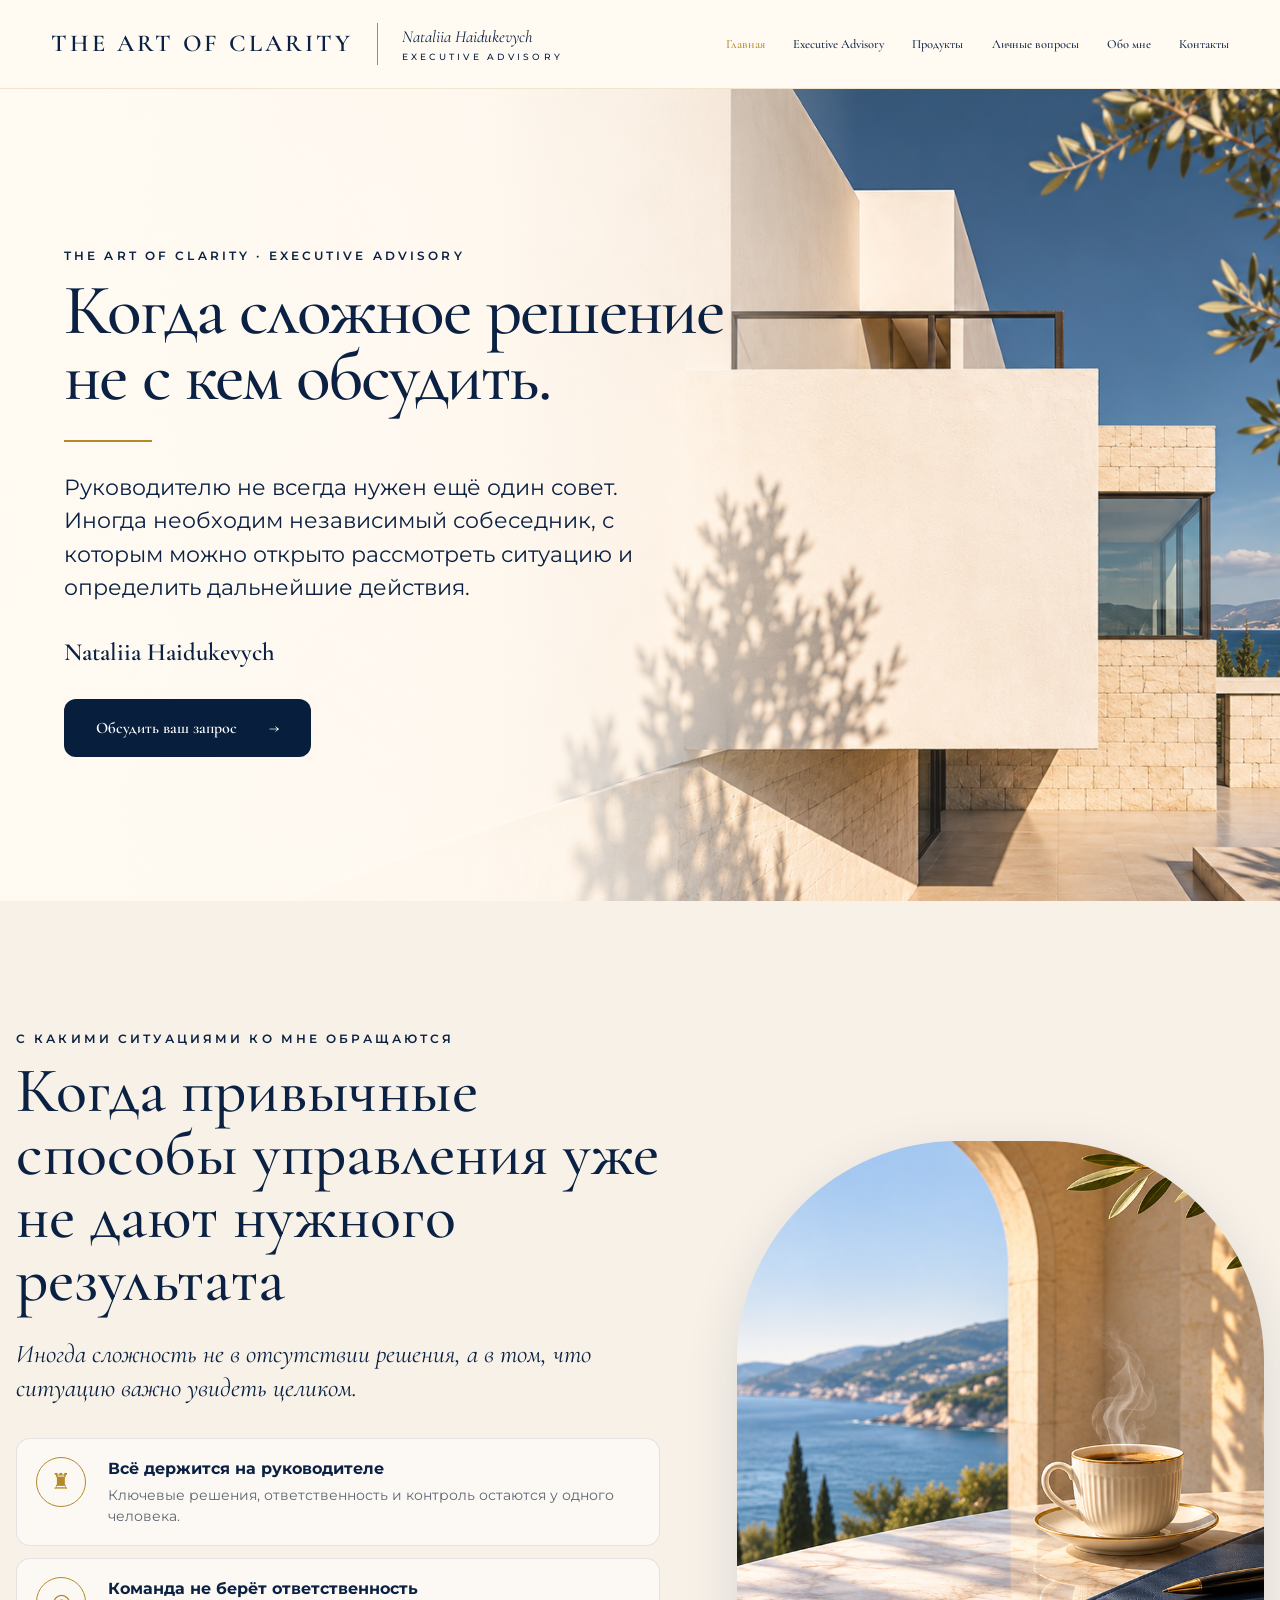
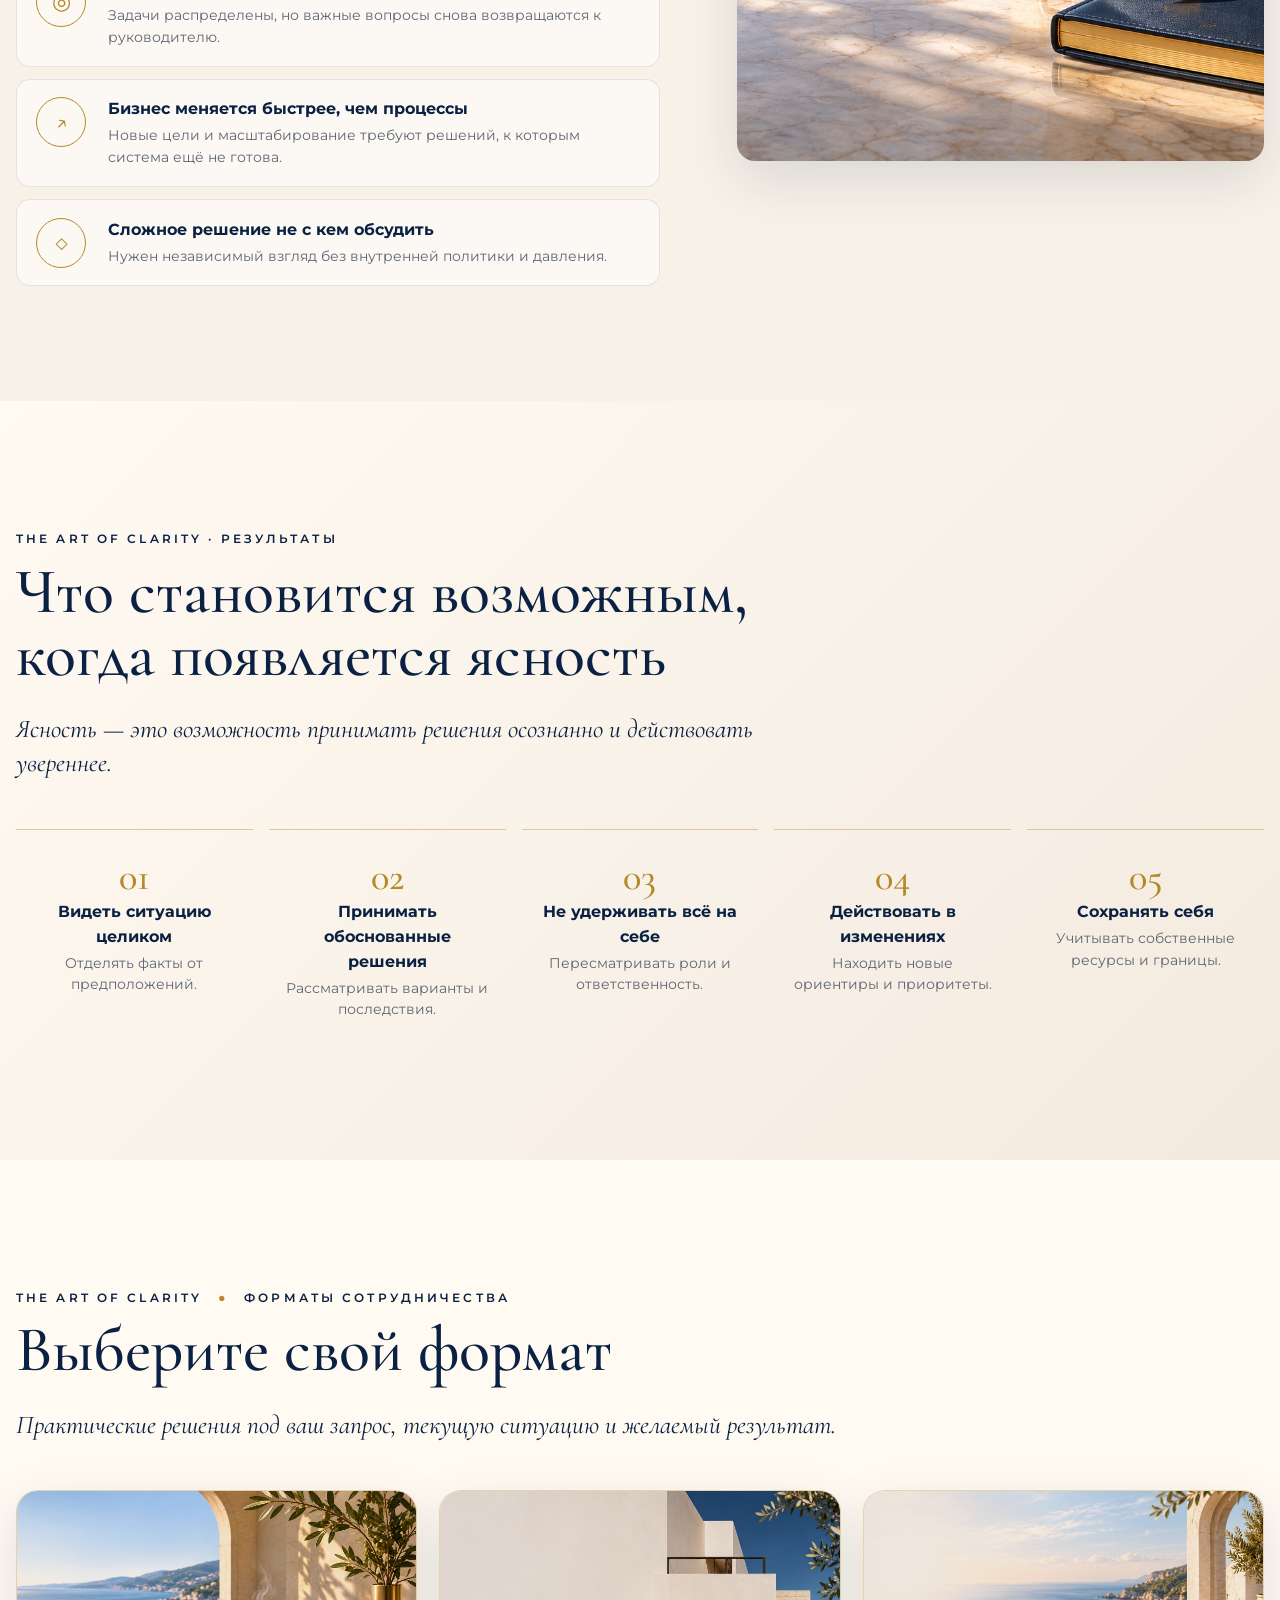
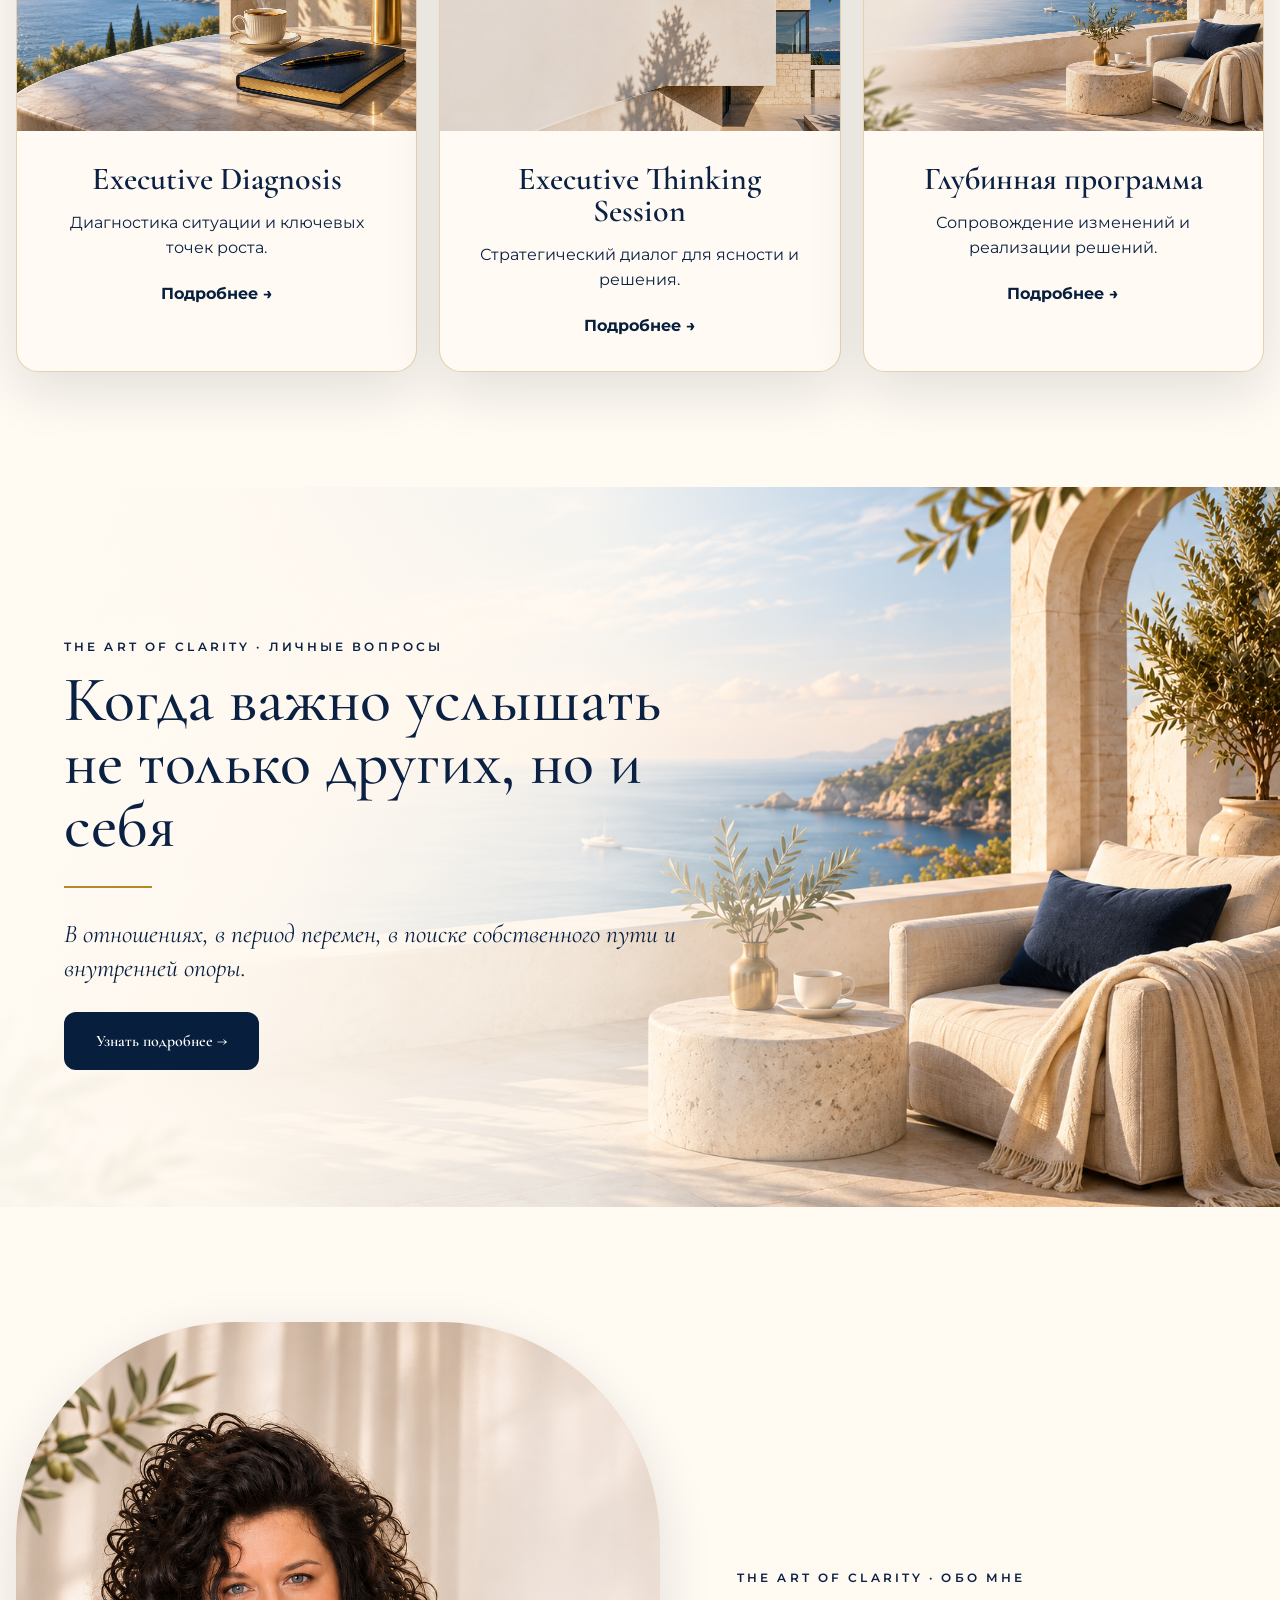
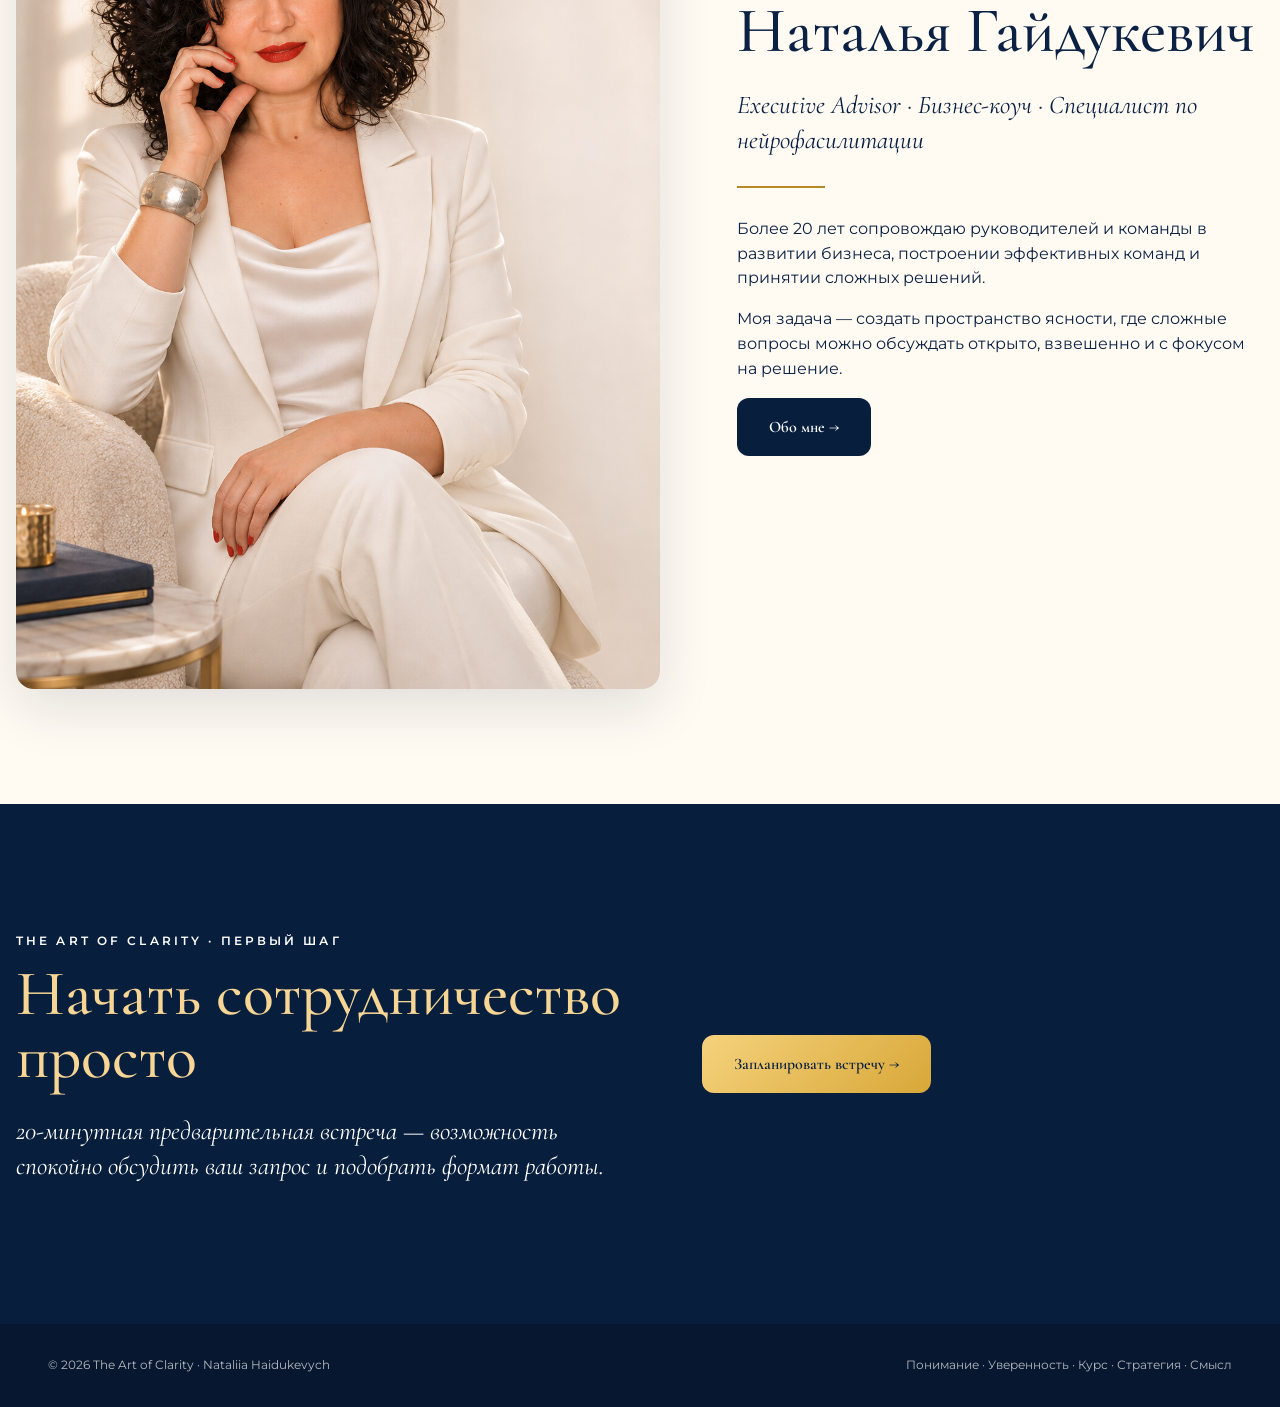
<file: index.html>
<!doctype html><html lang="ru"><head><meta charset="utf-8"><meta name="viewport" content="width=device-width,initial-scale=1"><meta name="description" content="The Art of Clarity — независимый стратегический диалог для руководителей и личное сопровождение Натальи Гайдукевич."><title>The Art of Clarity — Executive Advisory</title><link rel="preconnect" href="https://fonts.googleapis.com"><link rel="preconnect" href="https://fonts.gstatic.com" crossorigin><link href="https://fonts.googleapis.com/css2?family=Cormorant+Garamond:ital,wght@0,500;0,600;1,500&family=Montserrat:wght@400;500;600&display=swap" rel="stylesheet"><link rel="stylesheet" href="styles.css"></head><body><a class="skip-link" href="#main">К содержанию</a>
<header class="site-header"><nav class="nav-shell" aria-label="Основная навигация"><a class="brand" href="index.html"><span class="brand-main">THE ART OF CLARITY</span><span class="brand-divider"></span><span class="brand-person">Nataliia Haidukevych<small>EXECUTIVE ADVISORY</small></span></a><button class="menu-button" aria-expanded="false" aria-label="Открыть меню">☰</button><div class="nav-links"><a aria-current="page" href="index.html">Главная</a><a href="executive.html">Executive Advisory</a><a href="products.html">Продукты</a><a href="personal.html">Личные вопросы</a><a href="about.html">Обо мне</a><a href="contact.html">Контакты</a></div></nav></header>
<main id="main"><section class="hero"><div class="hero-copy"><p class="eyebrow">THE ART OF CLARITY · EXECUTIVE ADVISORY</p><h1 class="display">Когда сложное решение не с кем обсудить.</h1><span class="gold-rule"></span><p>Руководителю не всегда нужен ещё один совет. Иногда необходим независимый собеседник, с которым можно открыто рассмотреть ситуацию и определить дальнейшие действия.</p><div class="signature">Nataliia Haidukevych</div><a class="button" href="contact.html">Обсудить ваш запрос <span>→</span></a></div></section>
<section class="section situations"><div class="container split"><div><p class="eyebrow">С КАКИМИ СИТУАЦИЯМИ КО МНЕ ОБРАЩАЮТСЯ</p><h2 class="section-title">Когда привычные способы управления уже не дают нужного результата</h2><p class="lead">Иногда сложность не в отсутствии решения, а в том, что ситуацию важно увидеть целиком.</p><div class="issue-list"><article class="issue"><span class="icon">♜</span><div><h3>Всё держится на руководителе</h3><p>Ключевые решения, ответственность и контроль остаются у одного человека.</p></div></article><article class="issue"><span class="icon">◎</span><div><h3>Команда не берёт ответственность</h3><p>Задачи распределены, но важные вопросы снова возвращаются к руководителю.</p></div></article><article class="issue"><span class="icon">↗</span><div><h3>Бизнес меняется быстрее, чем процессы</h3><p>Новые цели и масштабирование требуют решений, к которым система ещё не готова.</p></div></article><article class="issue"><span class="icon">◇</span><div><h3>Сложное решение не с кем обсудить</h3><p>Нужен независимый взгляд без внутренней политики и давления.</p></div></article></div></div><img class="feature-image" src="assets/notebook-terrace.png" alt="Блокнот и чашка кофе на террасе с видом на море"></div></section>
<section class="section results"><div class="container"><div class="section-intro"><p class="eyebrow">THE ART OF CLARITY · РЕЗУЛЬТАТЫ</p><h2 class="section-title">Что становится возможным, когда появляется ясность</h2><p class="lead">Ясность — это возможность принимать решения осознанно и действовать увереннее.</p></div><div class="result-grid"><article class="result"><strong>01</strong><h3>Видеть ситуацию целиком</h3><p>Отделять факты от предположений.</p></article><article class="result"><strong>02</strong><h3>Принимать обоснованные решения</h3><p>Рассматривать варианты и последствия.</p></article><article class="result"><strong>03</strong><h3>Не удерживать всё на себе</h3><p>Пересматривать роли и ответственность.</p></article><article class="result"><strong>04</strong><h3>Действовать в изменениях</h3><p>Находить новые ориентиры и приоритеты.</p></article><article class="result"><strong>05</strong><h3>Сохранять себя</h3><p>Учитывать собственные ресурсы и границы.</p></article></div></div></section>
<section class="section"><div class="container"><p class="eyebrow">THE ART OF CLARITY <span class="dot">●</span> ФОРМАТЫ СОТРУДНИЧЕСТВА</p><h2 class="section-title">Выберите свой формат</h2><p class="lead">Практические решения под ваш запрос, текущую ситуацию и желаемый результат.</p><div class="formats-grid"><article class="format-card"><div class="format-visual one"></div><div class="format-body"><h3>Executive Diagnosis</h3><p>Диагностика ситуации и ключевых точек роста.</p><a href="products.html#diagnosis">Подробнее →</a></div></article><article class="format-card"><div class="format-visual two"></div><div class="format-body"><h3>Executive Thinking Session</h3><p>Стратегический диалог для ясности и решения.</p><a href="products.html#session">Подробнее →</a></div></article><article class="format-card"><div class="format-visual three"></div><div class="format-body"><h3>Глубинная программа</h3><p>Сопровождение изменений и реализации решений.</p><a href="products.html#program">Подробнее →</a></div></article></div></div></section>
<section class="personal-band"><div class="personal-copy"><p class="eyebrow">THE ART OF CLARITY · ЛИЧНЫЕ ВОПРОСЫ</p><h2 class="section-title">Когда важно услышать не только других, но и себя</h2><span class="gold-rule"></span><p class="lead">В отношениях, в период перемен, в поиске собственного пути и внутренней опоры.</p><a class="button" href="personal.html">Узнать подробнее →</a></div></section>
<section class="section"><div class="container split"><img class="feature-image" src="assets/nataliia-portrait.png" alt="Наталья Гайдукевич"><div><p class="eyebrow">THE ART OF CLARITY · ОБО МНЕ</p><h2 class="section-title">Наталья Гайдукевич</h2><p class="lead">Executive Advisor · Бизнес-коуч · Специалист по нейрофасилитации</p><span class="gold-rule"></span><p>Более 20 лет сопровождаю руководителей и команды в развитии бизнеса, построении эффективных команд и принятии сложных решений.</p><p>Моя задача — создать пространство ясности, где сложные вопросы можно обсуждать открыто, взвешенно и с фокусом на решение.</p><a class="button" href="about.html">Обо мне →</a></div></div></section>
<section class="section cta"><div class="container cta-grid"><div><p class="eyebrow">THE ART OF CLARITY · ПЕРВЫЙ ШАГ</p><h2 class="section-title">Начать сотрудничество просто</h2><p class="lead">20-минутная предварительная встреча — возможность спокойно обсудить ваш запрос и подобрать формат работы.</p></div><div><a class="button gold" href="contact.html">Запланировать встречу →</a></div></div></section></main>
<footer class="site-footer"><div class="container footer-inner"><span>© 2026 The Art of Clarity · Nataliia Haidukevych</span><span>Понимание · Уверенность · Курс · Стратегия · Смысл</span></div></footer><script src="app.js"></script></body></html>
</file>
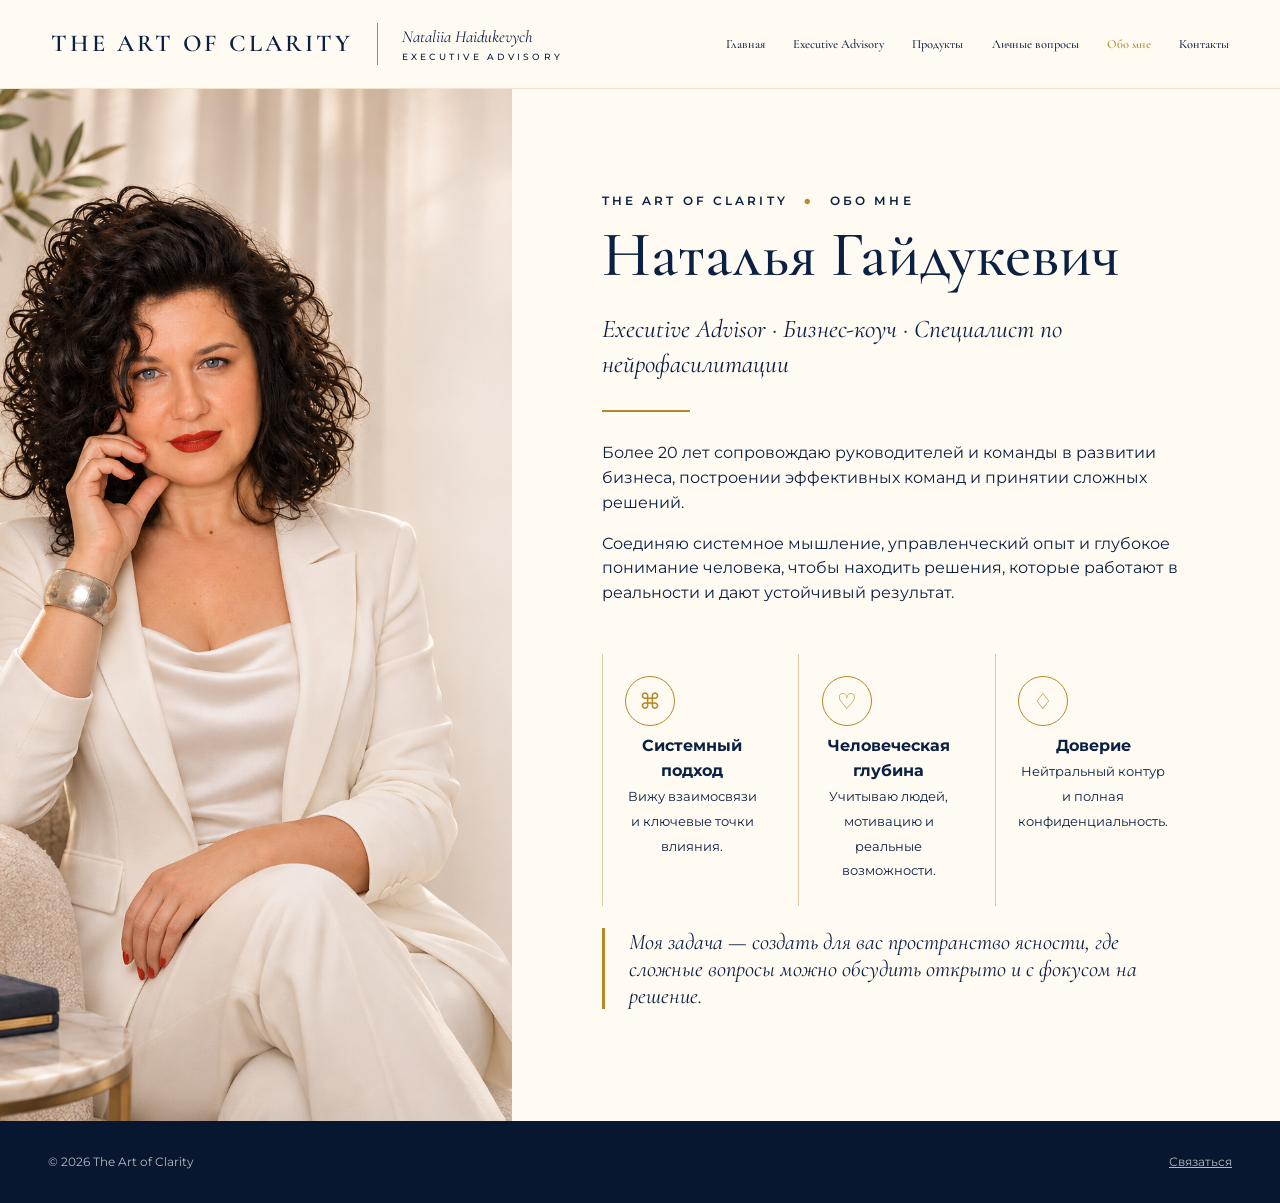
<file: about.html>
<!doctype html><html lang="ru"><head><meta charset="utf-8"><meta name="viewport" content="width=device-width,initial-scale=1"><title>Наталья Гайдукевич — The Art of Clarity</title><link rel="preconnect" href="https://fonts.googleapis.com"><link rel="preconnect" href="https://fonts.gstatic.com" crossorigin><link href="https://fonts.googleapis.com/css2?family=Cormorant+Garamond:ital,wght@0,500;0,600;1,500&family=Montserrat:wght@400;500;600&display=swap" rel="stylesheet"><link rel="stylesheet" href="styles.css"></head><body><header class="site-header"><nav class="nav-shell"><a class="brand" href="index.html"><span class="brand-main">THE ART OF CLARITY</span><span class="brand-divider"></span><span class="brand-person">Nataliia Haidukevych<small>EXECUTIVE ADVISORY</small></span></a><button class="menu-button" aria-expanded="false">☰</button><div class="nav-links"><a href="index.html">Главная</a><a href="executive.html">Executive Advisory</a><a href="products.html">Продукты</a><a href="personal.html">Личные вопросы</a><a aria-current="page" href="about.html">Обо мне</a><a href="contact.html">Контакты</a></div></nav></header><main><section class="about-grid"><img class="portrait" src="assets/nataliia-portrait.png" alt="Наталья Гайдукевич"><div class="about-copy"><p class="eyebrow">THE ART OF CLARITY <span class="dot">●</span> ОБО МНЕ</p><h1>Наталья Гайдукевич</h1><p class="lead">Executive Advisor · Бизнес-коуч · Специалист по нейрофасилитации</p><span class="gold-rule"></span><p>Более 20 лет сопровождаю руководителей и команды в развитии бизнеса, построении эффективных команд и принятии сложных решений.</p><p>Соединяю системное мышление, управленческий опыт и глубокое понимание человека, чтобы находить решения, которые работают в реальности и дают устойчивый результат.</p><div class="values"><div class="value"><span class="icon">⌘</span><strong>Системный подход</strong><small>Вижу взаимосвязи и ключевые точки влияния.</small></div><div class="value"><span class="icon">♡</span><strong>Человеческая глубина</strong><small>Учитываю людей, мотивацию и реальные возможности.</small></div><div class="value"><span class="icon">♢</span><strong>Доверие</strong><small>Нейтральный контур и полная конфиденциальность.</small></div></div><p class="note">Моя задача — создать для вас пространство ясности, где сложные вопросы можно обсудить открыто и с фокусом на решение.</p></div></section></main><footer class="site-footer"><div class="container footer-inner"><span>© 2026 The Art of Clarity</span><a href="contact.html">Связаться</a></div></footer><script src="app.js"></script></body></html>
</file>
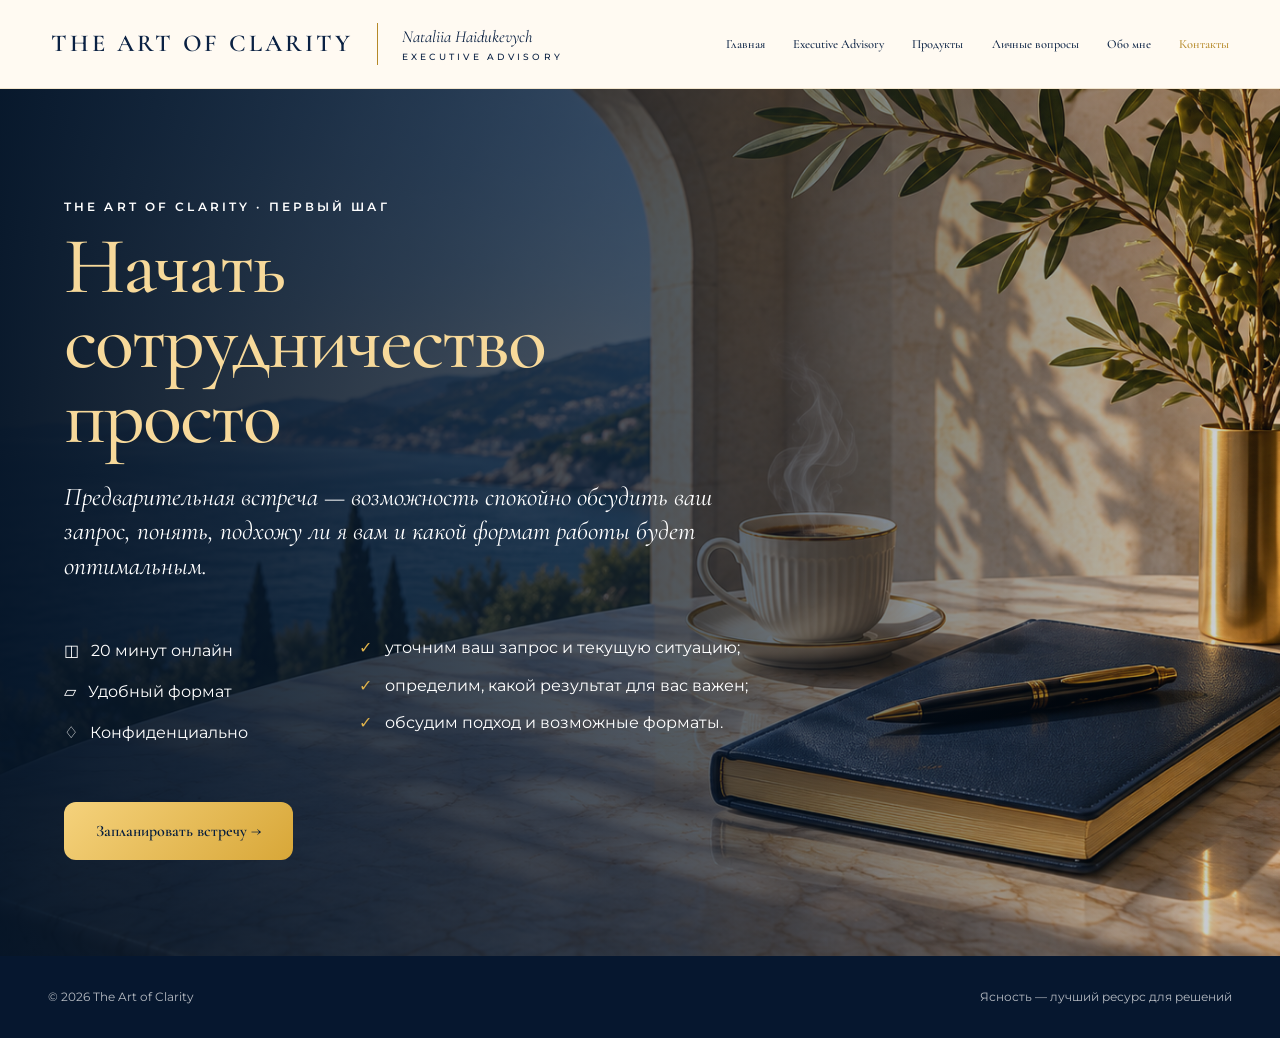
<file: contact.html>
<!doctype html><html lang="ru"><head><meta charset="utf-8"><meta name="viewport" content="width=device-width,initial-scale=1"><title>Первый шаг — The Art of Clarity</title><link rel="preconnect" href="https://fonts.googleapis.com"><link rel="preconnect" href="https://fonts.gstatic.com" crossorigin><link href="https://fonts.googleapis.com/css2?family=Cormorant+Garamond:ital,wght@0,500;0,600;1,500&family=Montserrat:wght@400;500;600&display=swap" rel="stylesheet"><link rel="stylesheet" href="styles.css"></head><body><header class="site-header"><nav class="nav-shell"><a class="brand" href="index.html"><span class="brand-main">THE ART OF CLARITY</span><span class="brand-divider"></span><span class="brand-person">Nataliia Haidukevych<small>EXECUTIVE ADVISORY</small></span></a><button class="menu-button" aria-expanded="false">☰</button><div class="nav-links"><a href="index.html">Главная</a><a href="executive.html">Executive Advisory</a><a href="products.html">Продукты</a><a href="personal.html">Личные вопросы</a><a href="about.html">Обо мне</a><a aria-current="page" href="contact.html">Контакты</a></div></nav></header><main><section class="dark-hero"><div class="hero-copy"><p class="eyebrow">THE ART OF CLARITY · ПЕРВЫЙ ШАГ</p><h1 class="display">Начать сотрудничество просто</h1><p class="lead">Предварительная встреча — возможность спокойно обсудить ваш запрос, понять, подхожу ли я вам и какой формат работы будет оптимальным.</p><div class="meeting-points"><div><p>◫ &nbsp; 20 минут онлайн</p><p>▱ &nbsp; Удобный формат</p><p>♢ &nbsp; Конфиденциально</p></div><ul class="checks"><li>уточним ваш запрос и текущую ситуацию;</li><li>определим, какой результат для вас важен;</li><li>обсудим подход и возможные форматы.</li></ul></div><a class="button gold" href="https://calendly.com/ng_nbb/executive-thinking-session-introductory-meeting" target="_blank" rel="noopener noreferrer">Запланировать встречу →</a></div></section></main><footer class="site-footer"><div class="container footer-inner"><span>© 2026 The Art of Clarity</span><span>Ясность — лучший ресурс для решений</span></div></footer><script src="app.js"></script></body></html>
</file>
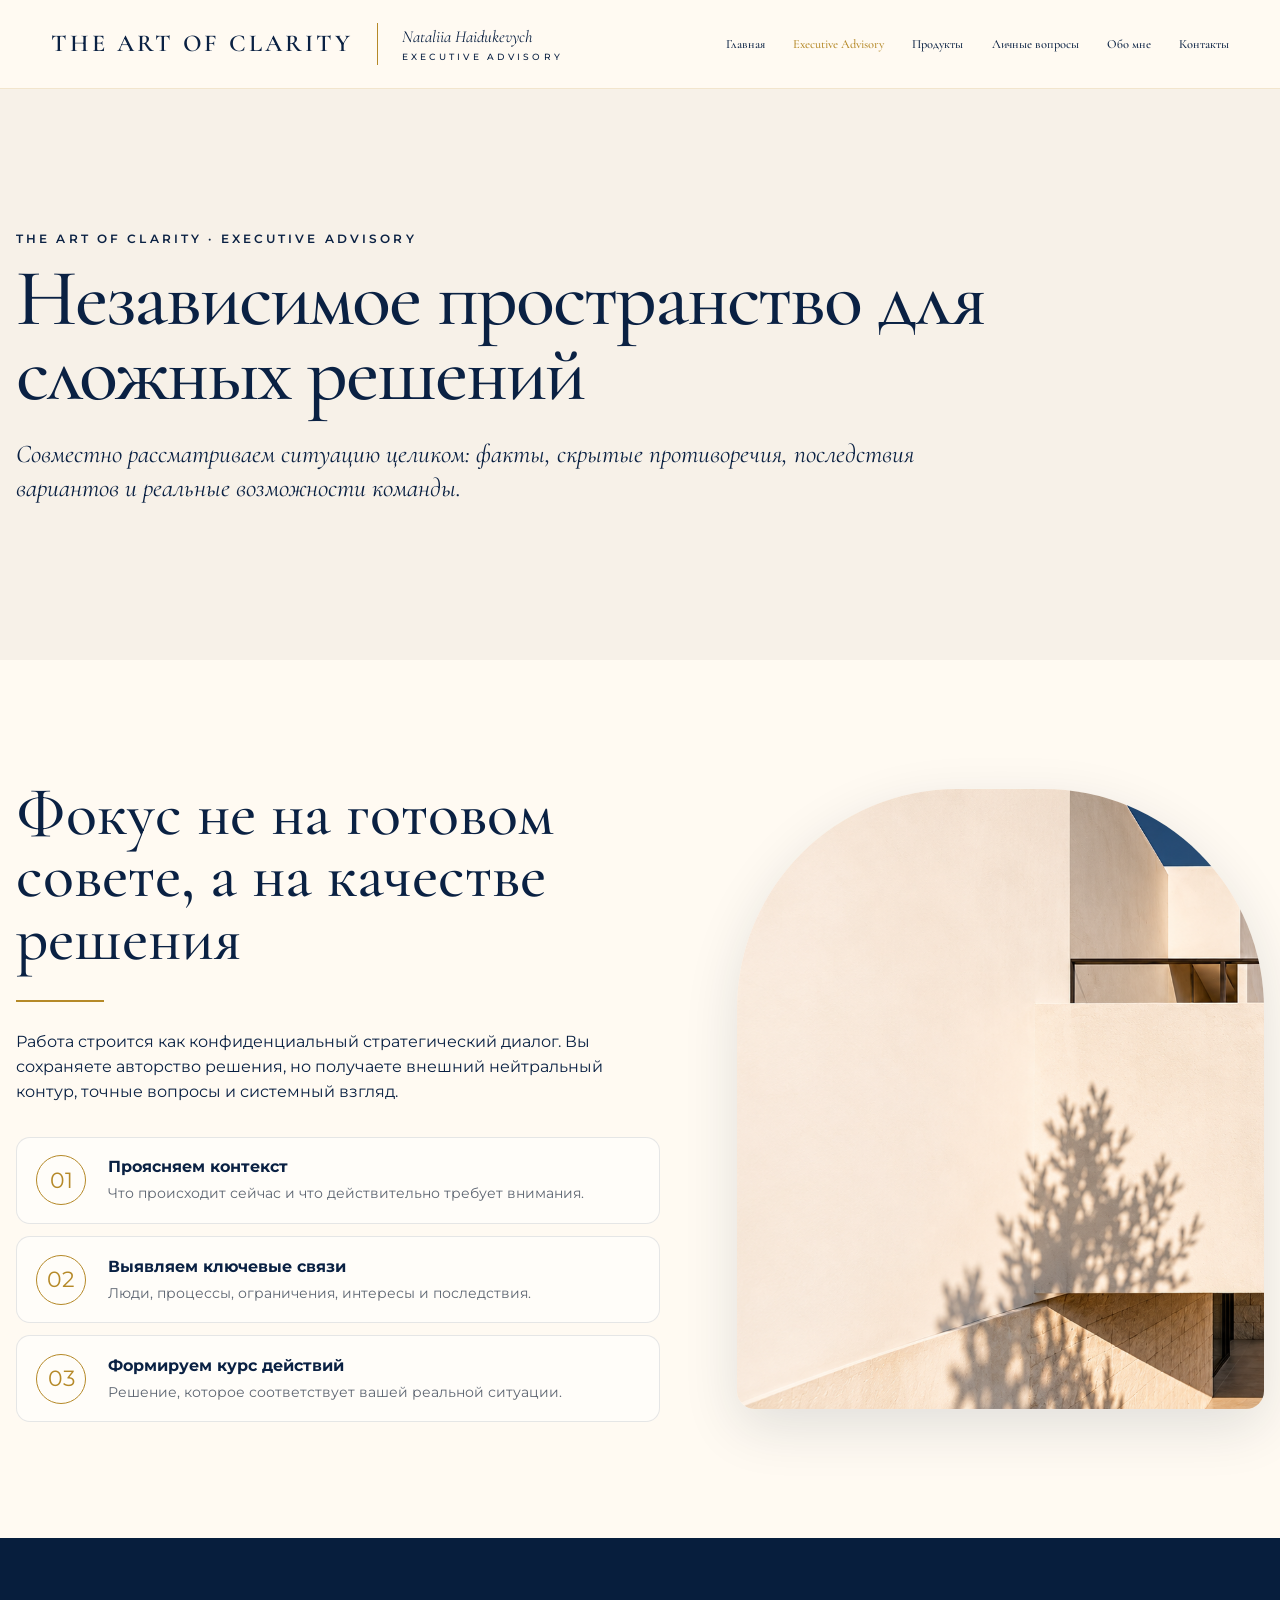
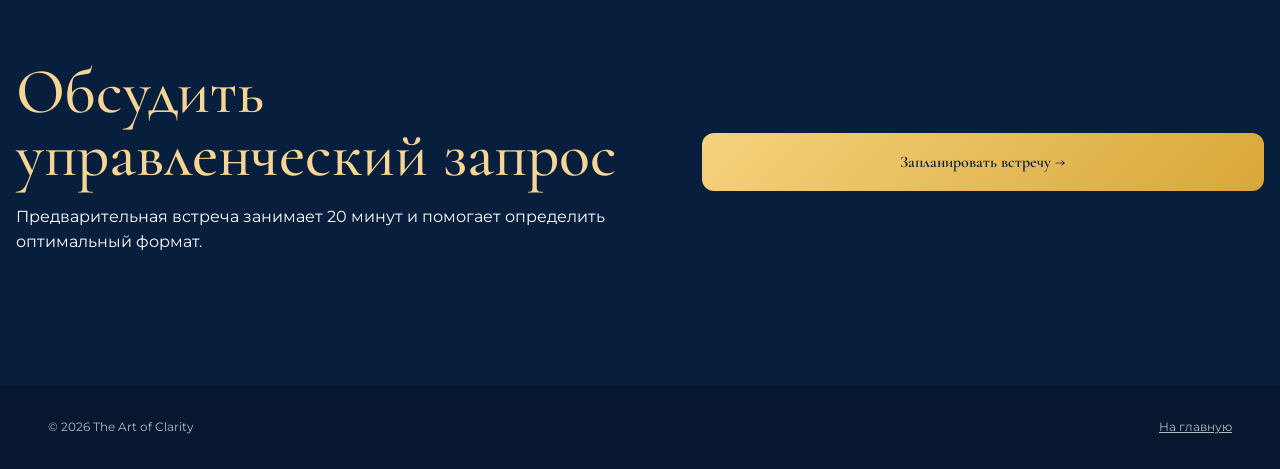
<file: executive.html>
<!doctype html><html lang="ru"><head><meta charset="utf-8"><meta name="viewport" content="width=device-width,initial-scale=1"><meta name="description" content="Executive Advisory — независимое пространство для сложных управленческих решений."><title>Executive Advisory — The Art of Clarity</title><link rel="preconnect" href="https://fonts.googleapis.com"><link rel="preconnect" href="https://fonts.gstatic.com" crossorigin><link href="https://fonts.googleapis.com/css2?family=Cormorant+Garamond:ital,wght@0,500;0,600;1,500&family=Montserrat:wght@400;500;600&display=swap" rel="stylesheet"><link rel="stylesheet" href="styles.css"></head><body><header class="site-header"><nav class="nav-shell"><a class="brand" href="index.html"><span class="brand-main">THE ART OF CLARITY</span><span class="brand-divider"></span><span class="brand-person">Nataliia Haidukevych<small>EXECUTIVE ADVISORY</small></span></a><button class="menu-button" aria-expanded="false">☰</button><div class="nav-links"><a href="index.html">Главная</a><a aria-current="page" href="executive.html">Executive Advisory</a><a href="products.html">Продукты</a><a href="personal.html">Личные вопросы</a><a href="about.html">Обо мне</a><a href="contact.html">Контакты</a></div></nav></header><main><section class="page-hero"><div class="container"><p class="eyebrow">THE ART OF CLARITY · EXECUTIVE ADVISORY</p><h1 class="display">Независимое пространство для сложных решений</h1><p class="lead section-intro">Совместно рассматриваем ситуацию целиком: факты, скрытые противоречия, последствия вариантов и реальные возможности команды.</p></div></section><section class="section"><div class="container split"><div><h2 class="section-title">Фокус не на готовом совете, а на качестве решения</h2><span class="gold-rule"></span><p>Работа строится как конфиденциальный стратегический диалог. Вы сохраняете авторство решения, но получаете внешний нейтральный контур, точные вопросы и системный взгляд.</p><div class="issue-list"><article class="issue"><span class="icon">01</span><div><h3>Проясняем контекст</h3><p>Что происходит сейчас и что действительно требует внимания.</p></div></article><article class="issue"><span class="icon">02</span><div><h3>Выявляем ключевые связи</h3><p>Люди, процессы, ограничения, интересы и последствия.</p></div></article><article class="issue"><span class="icon">03</span><div><h3>Формируем курс действий</h3><p>Решение, которое соответствует вашей реальной ситуации.</p></div></article></div></div><img class="feature-image" src="assets/hero-villa.png" alt="Современная архитектура у моря"></div></section><section class="section cta"><div class="container cta-grid"><div><h2 class="section-title">Обсудить управленческий запрос</h2><p>Предварительная встреча занимает 20 минут и помогает определить оптимальный формат.</p></div><a class="button gold" href="contact.html">Запланировать встречу →</a></div></section></main><footer class="site-footer"><div class="container footer-inner"><span>© 2026 The Art of Clarity</span><a href="index.html">На главную</a></div></footer><script src="app.js"></script></body></html>
</file>
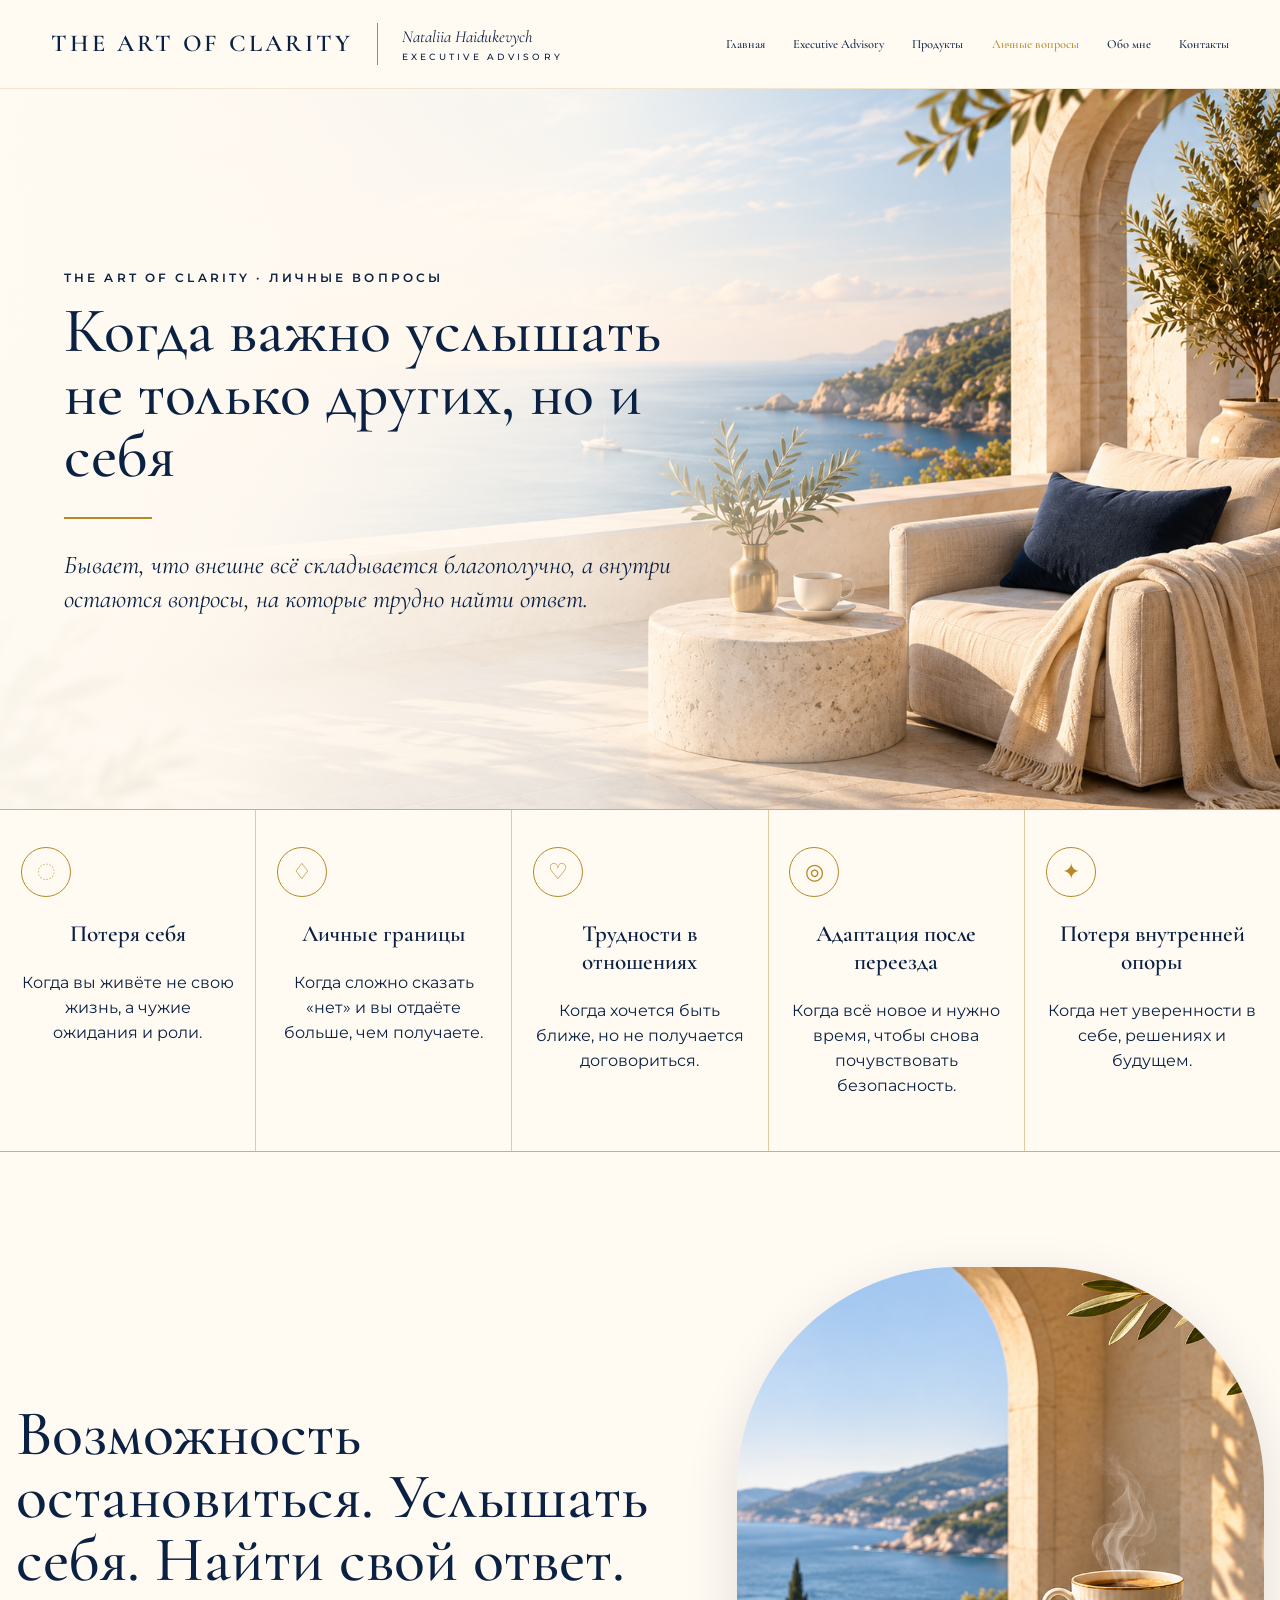
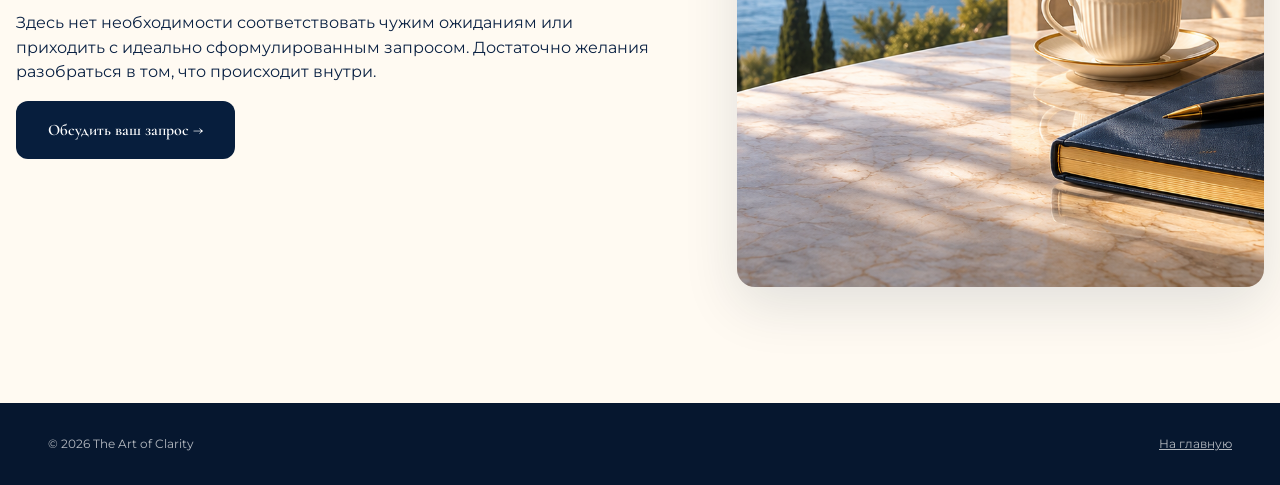
<file: personal.html>
<!doctype html><html lang="ru"><head><meta charset="utf-8"><meta name="viewport" content="width=device-width,initial-scale=1"><title>Личные вопросы — The Art of Clarity</title><link rel="preconnect" href="https://fonts.googleapis.com"><link rel="preconnect" href="https://fonts.gstatic.com" crossorigin><link href="https://fonts.googleapis.com/css2?family=Cormorant+Garamond:ital,wght@0,500;0,600;1,500&family=Montserrat:wght@400;500;600&display=swap" rel="stylesheet"><link rel="stylesheet" href="styles.css"></head><body><header class="site-header"><nav class="nav-shell"><a class="brand" href="index.html"><span class="brand-main">THE ART OF CLARITY</span><span class="brand-divider"></span><span class="brand-person">Nataliia Haidukevych<small>EXECUTIVE ADVISORY</small></span></a><button class="menu-button" aria-expanded="false">☰</button><div class="nav-links"><a href="index.html">Главная</a><a href="executive.html">Executive Advisory</a><a href="products.html">Продукты</a><a aria-current="page" href="personal.html">Личные вопросы</a><a href="about.html">Обо мне</a><a href="contact.html">Контакты</a></div></nav></header><main><section class="personal-band"><div class="personal-copy"><p class="eyebrow">THE ART OF CLARITY · ЛИЧНЫЕ ВОПРОСЫ</p><h1 class="section-title">Когда важно услышать не только других, но и себя</h1><span class="gold-rule"></span><p class="lead">Бывает, что внешне всё складывается благополучно, а внутри остаются вопросы, на которые трудно найти ответ.</p></div></section><section class="topics"><article class="topic"><span class="icon">◌</span><h3>Потеря себя</h3><p>Когда вы живёте не свою жизнь, а чужие ожидания и роли.</p></article><article class="topic"><span class="icon">♢</span><h3>Личные границы</h3><p>Когда сложно сказать «нет» и вы отдаёте больше, чем получаете.</p></article><article class="topic"><span class="icon">♡</span><h3>Трудности в отношениях</h3><p>Когда хочется быть ближе, но не получается договориться.</p></article><article class="topic"><span class="icon">◎</span><h3>Адаптация после переезда</h3><p>Когда всё новое и нужно время, чтобы снова почувствовать безопасность.</p></article><article class="topic"><span class="icon">✦</span><h3>Потеря внутренней опоры</h3><p>Когда нет уверенности в себе, решениях и будущем.</p></article></section><section class="section"><div class="container split"><div><h2 class="section-title">Возможность остановиться. Услышать себя. Найти свой ответ.</h2><p>Здесь нет необходимости соответствовать чужим ожиданиям или приходить с идеально сформулированным запросом. Достаточно желания разобраться в том, что происходит внутри.</p><a class="button" href="contact.html">Обсудить ваш запрос →</a></div><img class="feature-image" src="assets/notebook-terrace.png" alt="Тихая терраса у моря"></div></section></main><footer class="site-footer"><div class="container footer-inner"><span>© 2026 The Art of Clarity</span><a href="index.html">На главную</a></div></footer><script src="app.js"></script></body></html>
</file>
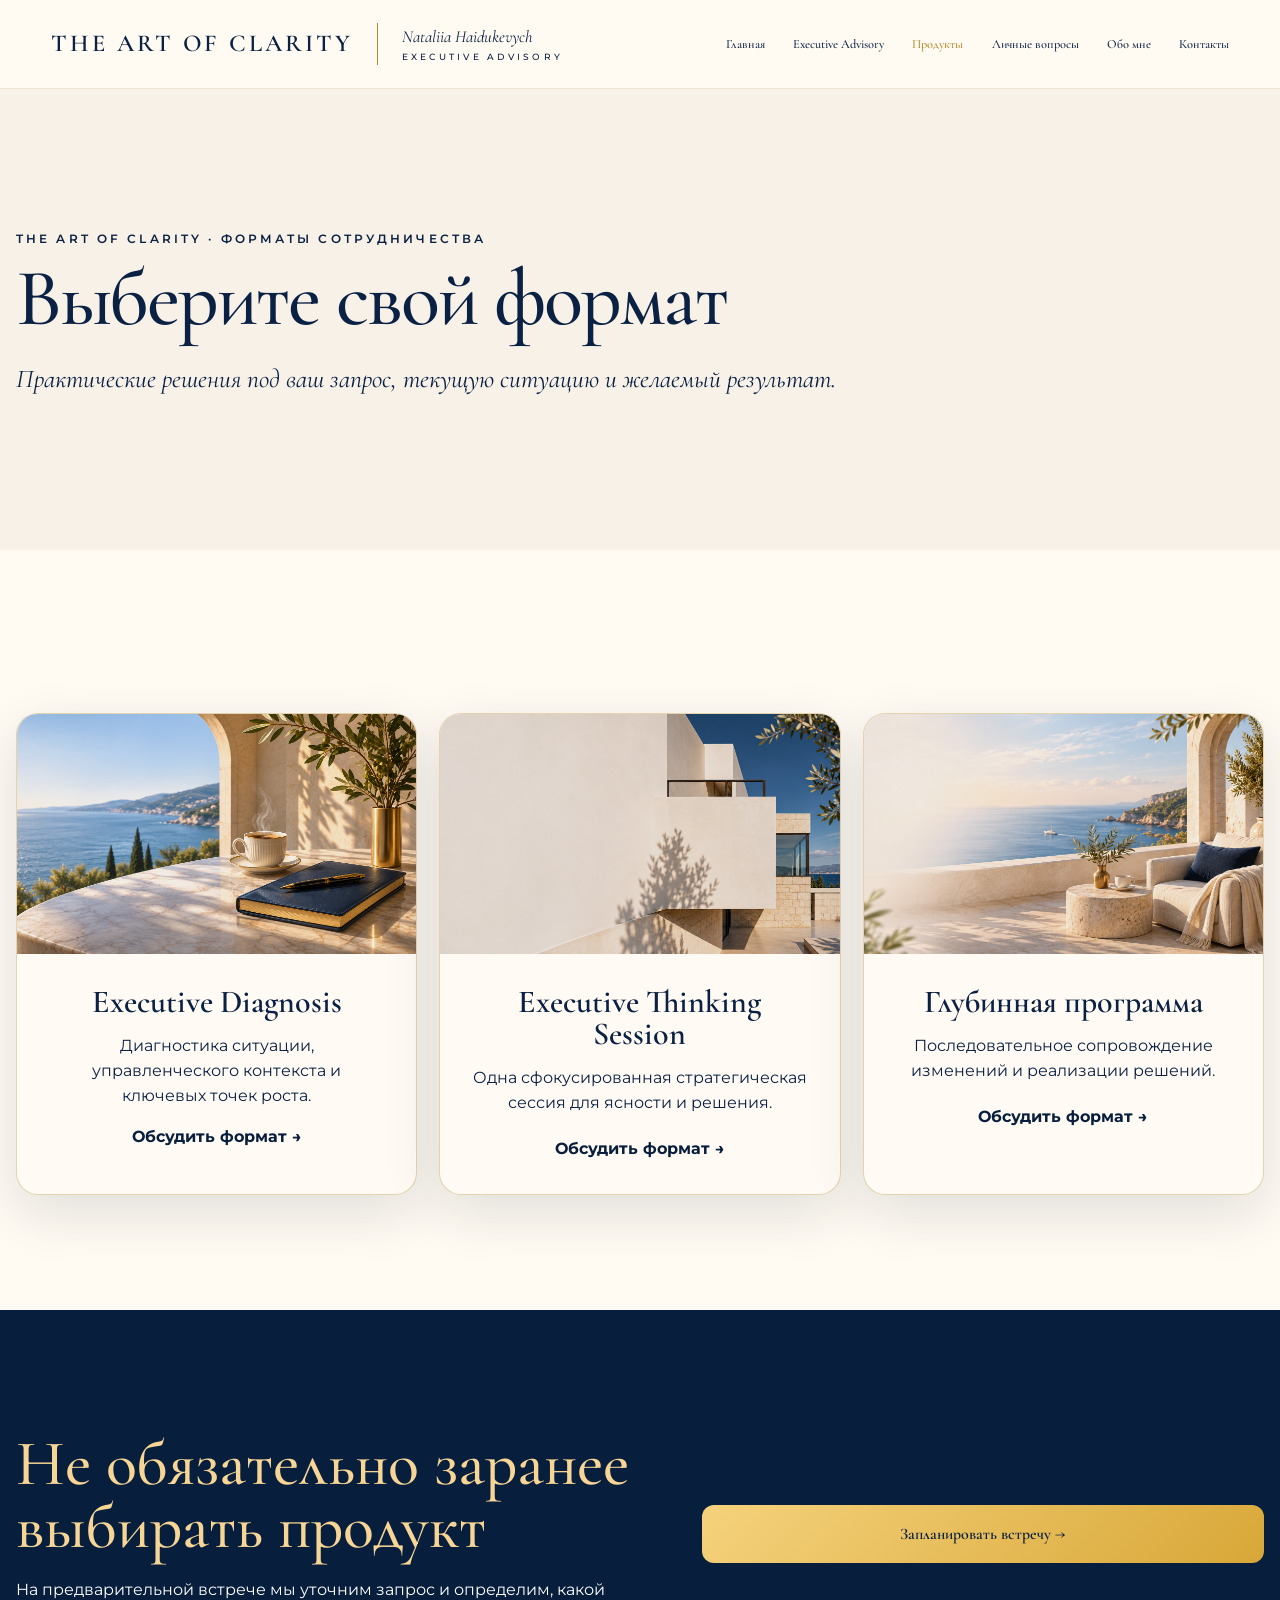
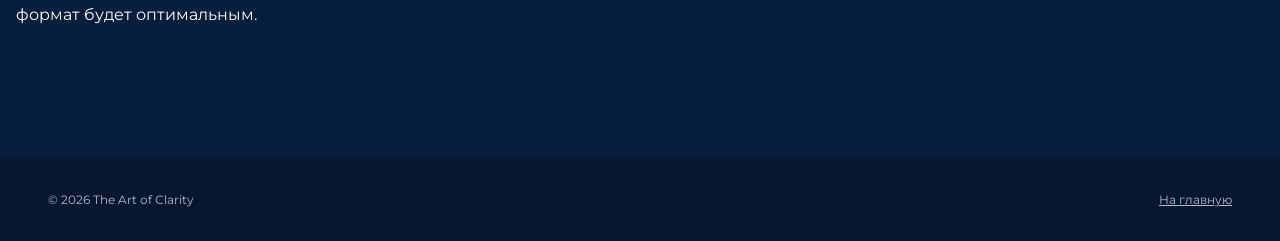
<file: products.html>
<!doctype html><html lang="ru"><head><meta charset="utf-8"><meta name="viewport" content="width=device-width,initial-scale=1"><title>Форматы сотрудничества — The Art of Clarity</title><link rel="preconnect" href="https://fonts.googleapis.com"><link rel="preconnect" href="https://fonts.gstatic.com" crossorigin><link href="https://fonts.googleapis.com/css2?family=Cormorant+Garamond:ital,wght@0,500;0,600;1,500&family=Montserrat:wght@400;500;600&display=swap" rel="stylesheet"><link rel="stylesheet" href="styles.css"></head><body><header class="site-header"><nav class="nav-shell"><a class="brand" href="index.html"><span class="brand-main">THE ART OF CLARITY</span><span class="brand-divider"></span><span class="brand-person">Nataliia Haidukevych<small>EXECUTIVE ADVISORY</small></span></a><button class="menu-button" aria-expanded="false">☰</button><div class="nav-links"><a href="index.html">Главная</a><a href="executive.html">Executive Advisory</a><a aria-current="page" href="products.html">Продукты</a><a href="personal.html">Личные вопросы</a><a href="about.html">Обо мне</a><a href="contact.html">Контакты</a></div></nav></header><main><section class="page-hero"><div class="container"><p class="eyebrow">THE ART OF CLARITY · ФОРМАТЫ СОТРУДНИЧЕСТВА</p><h1 class="display">Выберите свой формат</h1><p class="lead">Практические решения под ваш запрос, текущую ситуацию и желаемый результат.</p></div></section><section class="section"><div class="container"><div class="formats-grid"><article class="format-card" id="diagnosis"><div class="format-visual one"></div><div class="format-body"><h3>Executive Diagnosis</h3><p>Диагностика ситуации, управленческого контекста и ключевых точек роста.</p><a href="contact.html">Обсудить формат →</a></div></article><article class="format-card" id="session"><div class="format-visual two"></div><div class="format-body"><h3>Executive Thinking Session</h3><p>Одна сфокусированная стратегическая сессия для ясности и решения.</p><a href="contact.html">Обсудить формат →</a></div></article><article class="format-card" id="program"><div class="format-visual three"></div><div class="format-body"><h3>Глубинная программа</h3><p>Последовательное сопровождение изменений и реализации решений.</p><a href="contact.html">Обсудить формат →</a></div></article></div></div></section><section class="section cta"><div class="container cta-grid"><div><h2 class="section-title">Не обязательно заранее выбирать продукт</h2><p>На предварительной встрече мы уточним запрос и определим, какой формат будет оптимальным.</p></div><a class="button gold" href="contact.html">Запланировать встречу →</a></div></section></main><footer class="site-footer"><div class="container footer-inner"><span>© 2026 The Art of Clarity</span><a href="index.html">На главную</a></div></footer><script src="app.js"></script></body></html>
</file>
<file: styles.css>
:root{--navy:#071e3d;--navy2:#0c2b52;--gold:#b58928;--cream:#f7f1e8;--paper:#fffaf2;--ink:#0a2143;--muted:#5e6672;--line:rgba(181,137,40,.42);--serif:"Cormorant Garamond",Georgia,serif;--sans:"Montserrat",Arial,sans-serif;--shadow:0 18px 55px rgba(7,30,61,.12)}
html,body{overflow-x:hidden}
*{box-sizing:border-box}html{scroll-behavior:smooth}body{margin:0;background:var(--paper);color:var(--ink);font-family:var(--sans);font-size:16px;line-height:1.55}body.menu-open{overflow:hidden}img{display:block;max-width:100%}a{color:inherit}.skip-link{position:fixed;left:1rem;top:-5rem;z-index:100;padding:.75rem 1rem;background:var(--navy);color:#fff}.skip-link:focus{top:1rem}.site-header{position:sticky;top:0;z-index:50;background:rgba(255,250,242,.95);backdrop-filter:blur(16px);border-bottom:1px solid rgba(181,137,40,.18)}.nav-shell{min-height:88px;max-width:1440px;margin:auto;padding:0 clamp(1.1rem,4vw,4.5rem);display:flex;align-items:center;gap:2.5rem}.brand{display:flex;align-items:center;gap:1.5rem;text-decoration:none;white-space:nowrap}.brand-main{font:600 clamp(1.05rem,1.9vw,1.55rem)/1 var(--serif);letter-spacing:.12em}.brand-divider{height:42px;width:1px;background:var(--gold)}.brand-person{font:italic 1.05rem var(--serif)}.brand-person small{display:block;margin-top:.28rem;font:500 .58rem var(--sans);letter-spacing:.35em}.nav-links{margin-left:auto;display:flex;align-items:center;gap:clamp(1rem,2.2vw,2.3rem)}.nav-links a{font:500 .78rem var(--serif);text-decoration:none}.nav-links a:hover,.nav-links a[aria-current=page]{color:var(--gold)}.menu-button{display:none;margin-left:auto;border:0;background:none;color:var(--navy);font-size:1.7rem;cursor:pointer}.container{width:min(1380px,calc(100% - 2rem));margin-inline:auto}.eyebrow{font-size:.78rem;font-weight:600;letter-spacing:.25em;text-transform:uppercase}.eyebrow .dot{color:var(--gold);padding:0 .6rem}.display{font:500 clamp(3rem,6.3vw,6.2rem)/.93 var(--serif);letter-spacing:-.025em;margin:.7rem 0 1.5rem}.lead{font:italic clamp(1.25rem,2vw,1.85rem)/1.35 var(--serif)}.gold-rule{display:block;width:88px;height:2px;background:var(--gold);margin:1.8rem 0}.button{display:inline-flex;align-items:center;justify-content:center;gap:2rem;min-height:58px;padding:0 2rem;border-radius:12px;background:var(--navy);color:#fff;text-decoration:none;font:600 1rem var(--serif);transition:.25s}.button:hover{transform:translateY(-2px);background:var(--navy2);box-shadow:var(--shadow)}.button.gold{background:linear-gradient(135deg,#f5d27c,#d8a738);color:var(--navy)}.hero{min-height:calc(100vh - 88px);position:relative;display:flex;align-items:center;background:url('assets/hero-villa.png') center/cover no-repeat}.hero::after{content:"";position:absolute;inset:0;background:linear-gradient(90deg,rgba(255,250,242,.98) 0%,rgba(255,250,242,.9) 38%,rgba(255,250,242,.1) 67%)}.hero-copy{position:relative;z-index:1;width:min(690px,90%);margin-left:max(5vw,calc((100vw - 1380px)/2));padding:6rem 0}.hero .display{font-size:clamp(3.4rem,5.6vw,6rem)}.hero p:not(.eyebrow){max-width:610px;font-size:clamp(1.05rem,1.7vw,1.35rem)}.signature{font:600 1.55rem var(--serif);margin:2rem 0}.section{padding:clamp(5rem,9vw,9rem) 0}.section-title{font:500 clamp(2.8rem,5vw,5.2rem)/.98 var(--serif);margin:.5rem 0 1.2rem}.section-intro{max-width:820px}.situations{background:var(--cream)}.split{display:grid;grid-template-columns:1.1fr .9fr;gap:clamp(2rem,6vw,7rem);align-items:center}.feature-image{border-radius:220px 220px 18px 18px;min-height:620px;object-fit:cover;box-shadow:var(--shadow)}.issue-list{display:grid;gap:.75rem;margin-top:2rem}.issue{display:grid;grid-template-columns:56px 1fr;gap:1rem;align-items:start;padding:1.1rem 1.2rem;border:1px solid rgba(7,30,61,.1);border-radius:14px;background:rgba(255,255,255,.56)}.icon{width:50px;height:50px;border:1px solid var(--gold);border-radius:50%;display:grid;place-items:center;color:var(--gold);font-size:1.35rem}.issue h3,.result h3{margin:0;font-size:1rem}.issue p,.result p{margin:.2rem 0 0;color:var(--muted);font-size:.87rem}.results{background:linear-gradient(135deg,#fffaf2,#f3eadf)}.result-grid{display:grid;grid-template-columns:repeat(5,1fr);gap:1rem;margin-top:3rem}.result{text-align:center;padding:1.5rem 1rem;border-top:1px solid var(--line)}.result strong{display:block;font:500 2.4rem var(--serif);color:var(--gold)}.formats-grid{display:grid;grid-template-columns:repeat(3,1fr);gap:1.4rem;margin-top:3rem}.format-card{overflow:hidden;border:1px solid rgba(181,137,40,.35);border-radius:22px;background:#fffaf3;box-shadow:var(--shadow)}.format-visual{height:240px;background-size:cover;background-position:center}.format-visual.one{background-image:linear-gradient(rgba(7,30,61,.05),rgba(7,30,61,.05)),url('assets/notebook-terrace.png')}.format-visual.two{background-image:linear-gradient(rgba(7,30,61,.1),rgba(7,30,61,.1)),url('assets/hero-villa.png')}.format-visual.three{background-image:linear-gradient(rgba(7,30,61,.05),rgba(7,30,61,.05)),url('assets/personal-terrace.png')}.format-body{text-align:center;padding:2rem}.format-body h3{font:600 2rem/1 var(--serif);margin:0 0 1rem}.format-body p{min-height:55px}.format-body a{font-weight:700;text-decoration:none;color:var(--navy)}.personal-band{min-height:720px;display:flex;align-items:center;background:url('assets/personal-terrace.png') center/cover no-repeat;position:relative}.personal-band::before{content:"";position:absolute;inset:0;background:linear-gradient(90deg,rgba(255,250,242,.97),rgba(255,250,242,.78) 45%,transparent 75%)}.personal-copy{position:relative;width:min(620px,90%);margin-left:max(5vw,calc((100vw - 1380px)/2))}.topics{display:grid;grid-template-columns:repeat(5,1fr);gap:1px;background:var(--line);border-block:1px solid var(--line)}.topic{background:var(--paper);padding:2.3rem 1.3rem;text-align:center}.topic h3{font:600 1.45rem var(--serif)}.about-grid{display:grid;grid-template-columns:.8fr 1.2fr;min-height:760px}.portrait{width:100%;height:100%;object-fit:cover;object-position:center 22%}.about-copy{padding:clamp(3rem,7vw,7rem);align-self:center}.about-copy h1{font:500 clamp(3.4rem,5vw,5.5rem)/1 var(--serif);margin:.4rem 0}.values{display:grid;grid-template-columns:repeat(3,1fr);gap:1rem;margin-top:3rem}.value{text-align:center;padding:1.4rem;border-left:1px solid var(--line)}.value strong{display:block;margin-top:.5rem}.cta{background:var(--navy);color:#fff}.cta-grid{display:grid;grid-template-columns:1.05fr .95fr;gap:4rem;align-items:center}.cta .section-title{color:#f6d595}.contact-list{display:grid;grid-template-columns:repeat(3,1fr);gap:1rem}.contact-list div{padding:1.4rem;border:1px solid rgba(255,255,255,.18);border-radius:14px}.site-footer{padding:2rem;background:#06172f;color:rgba(255,255,255,.7);font-size:.75rem}.footer-inner{display:flex;justify-content:space-between;gap:2rem}.page-hero{padding:clamp(5rem,10vw,10rem) 0;background:var(--cream)}.page-hero .section-intro{max-width:900px}.dark-hero{min-height:calc(100vh - 88px);display:flex;align-items:center;color:#fff;background:linear-gradient(90deg,rgba(3,19,38,.97),rgba(3,19,38,.68) 54%,rgba(3,19,38,.15)),url('assets/notebook-terrace.png') center/cover}.dark-hero .display{color:#f7d99a}.meeting-points{display:grid;grid-template-columns:1fr 1.6fr;gap:3rem;margin:2.5rem 0}.checks{list-style:none;padding:0;margin:0}.checks li{margin:.8rem 0}.checks li::before{content:"✓";color:#e0b34b;margin-right:.8rem}.note{border-left:3px solid var(--gold);padding-left:1.5rem;font:italic 1.4rem var(--serif)}
@media(max-width:1050px){.brand-person,.brand-divider{display:none}.menu-button{display:block}.nav-links{position:fixed;inset:88px 0 0;background:var(--paper);display:flex;flex-direction:column;justify-content:center;gap:2rem;transform:translateX(100%);transition:.3s}.nav-links.open{transform:none}.nav-links a{font-size:1.35rem}.split,.about-grid,.cta-grid{grid-template-columns:1fr}.feature-image{min-height:440px;width:100%;border-radius:22px}.result-grid,.topics{grid-template-columns:repeat(2,1fr)}.formats-grid{grid-template-columns:1fr}.about-grid{min-height:auto}.portrait{max-height:720px}.contact-list{grid-template-columns:1fr}.meeting-points{grid-template-columns:1fr}}
@media(max-width:680px){.nav-shell{min-height:72px}.nav-links{inset:72px 0 0}.brand-main{font-size:.95rem}.hero{min-height:780px;background-position:64% center}.hero::after{background:linear-gradient(180deg,rgba(255,250,242,.97),rgba(255,250,242,.85) 56%,rgba(255,250,242,.18))}.hero-copy{margin:0;padding:4rem 1.2rem;align-self:flex-start}.result-grid,.topics,.values{grid-template-columns:1fr}.personal-band{min-height:760px;background-position:66% center;align-items:flex-start}.personal-band::before{background:linear-gradient(180deg,rgba(255,250,242,.98),rgba(255,250,242,.78) 62%,transparent)}.personal-copy{margin:0;padding:4rem 1.2rem}.display{font-size:3.4rem}.section-title{font-size:3rem}.footer-inner{flex-direction:column}.dark-hero{min-height:820px;background-position:65% center}.dark-hero .hero-copy{align-self:center}}
@media(prefers-reduced-motion:reduce){*{scroll-behavior:auto!important;transition:none!important}}
</file>
